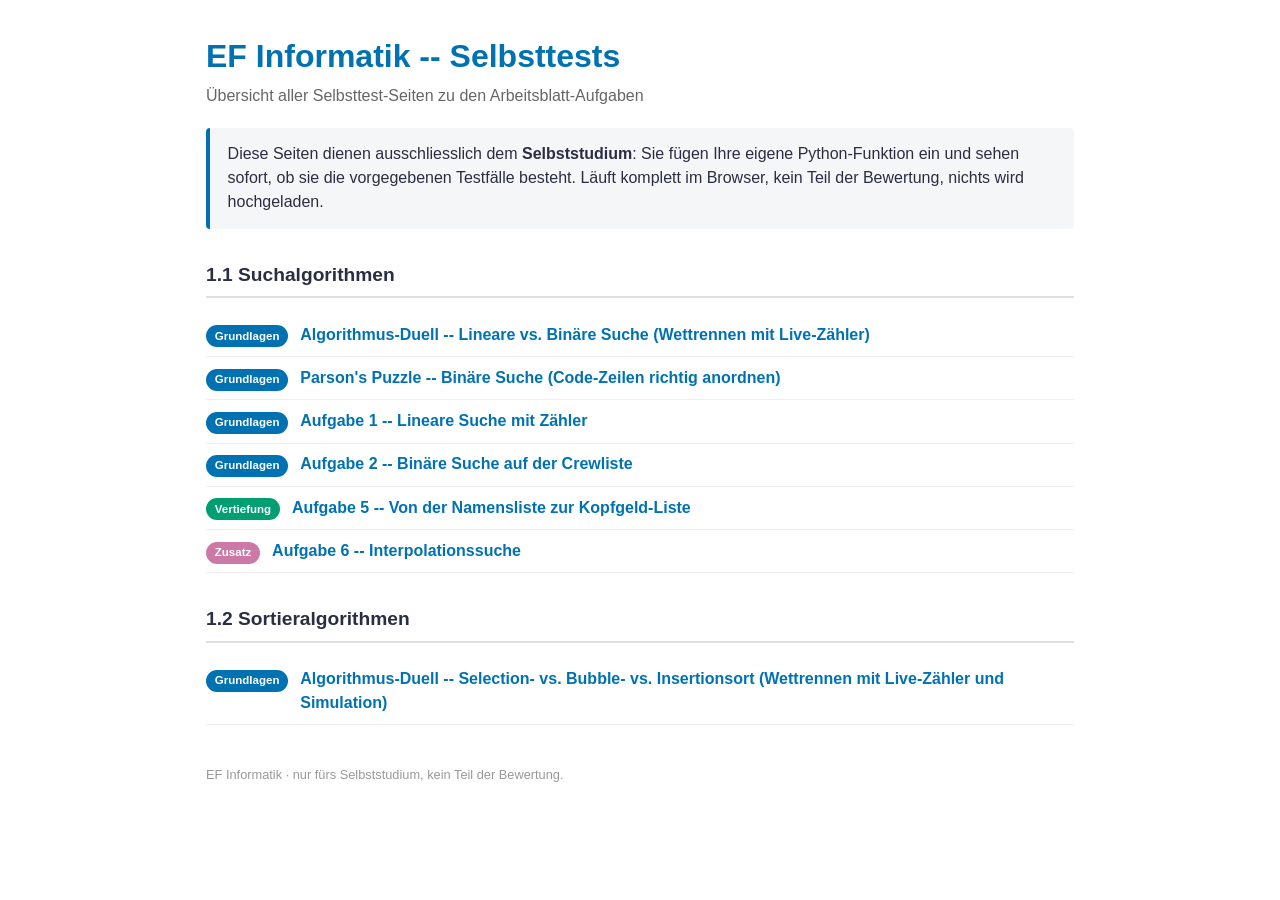
<file: index.html>
<!DOCTYPE html>
<html lang="de">
<head>
<meta charset="UTF-8">
<meta name="viewport" content="width=device-width, initial-scale=1">
<title>EF Informatik -- Selbsttests</title>
<link rel="stylesheet" href="selbsttest-style.css">
</head>
<body>

<h1>EF Informatik -- Selbsttests</h1>
<p class="subtitle">Übersicht aller Selbsttest-Seiten zu den Arbeitsblatt-Aufgaben</p>

<div class="instructions">
Diese Seiten dienen ausschliesslich dem <strong>Selbststudium</strong>: Sie fügen Ihre
eigene Python-Funktion ein und sehen sofort, ob sie die vorgegebenen Testfälle besteht.
Läuft komplett im Browser, kein Teil der Bewertung, nichts wird hochgeladen.
</div>

<div class="kapitel-block">
<h2>1.1 Suchalgorithmen</h2>
<ul class="aufgaben-liste">
<li>
<span class="tag tag-grundlagen">Grundlagen</span>
<a href="Algorithmik/1_1_Suchalgorithmen/1_1_suchalgorithmen_duell_linear_vs_binaer.html">Algorithmus-Duell -- Lineare vs. Binäre Suche (Wettrennen mit Live-Zähler)</a>
</li>
<li>
<span class="tag tag-grundlagen">Grundlagen</span>
<a href="Algorithmik/1_1_Suchalgorithmen/1_1_suchalgorithmen_parsons_binaeresuche.html">Parson's Puzzle -- Binäre Suche (Code-Zeilen richtig anordnen)</a>
</li>
<li>
<span class="tag tag-grundlagen">Grundlagen</span>
<a href="Algorithmik/1_1_Suchalgorithmen/1_1_suchalgorithmen_aufgabe1_selbsttest.html">Aufgabe 1 -- Lineare Suche mit Zähler</a>
</li>
<li>
<span class="tag tag-grundlagen">Grundlagen</span>
<a href="Algorithmik/1_1_Suchalgorithmen/1_1_suchalgorithmen_aufgabe2_selbsttest.html">Aufgabe 2 -- Binäre Suche auf der Crewliste</a>
</li>
<li>
<span class="tag tag-vertiefung">Vertiefung</span>
<a href="Algorithmik/1_1_Suchalgorithmen/1_1_suchalgorithmen_aufgabe5_selbsttest.html">Aufgabe 5 -- Von der Namensliste zur Kopfgeld-Liste</a>
</li>
<li>
<span class="tag tag-zusatz">Zusatz</span>
<a href="Algorithmik/1_1_Suchalgorithmen/1_1_suchalgorithmen_aufgabe6_selbsttest.html">Aufgabe 6 -- Interpolationssuche</a>
</li>
</ul>
</div>

<div class="kapitel-block">
<h2>1.2 Sortieralgorithmen</h2>
<ul class="aufgaben-liste">
<li>
<span class="tag tag-grundlagen">Grundlagen</span>
<a href="Algorithmik/1_2_Sortieralgorithmen/1_2_sortieralgorithmen_duell_selection_bubble_insertion.html">Algorithmus-Duell -- Selection- vs. Bubble- vs. Insertionsort (Wettrennen mit Live-Zähler und Simulation)</a>
</li>
</ul>
</div>

<!--
Neues Kapitel hinzufuegen: einfach einen weiteren <div class="kapitel-block">
mit eigener Ueberschrift und <ul class="aufgaben-liste"> nach demselben Muster
wie oben ergaenzen. Tag-Klassen: tag-grundlagen / tag-vertiefung / tag-zusatz,
passend zur Schwierigkeits-Einstufung auf dem jeweiligen Arbeitsblatt.
-->

<footer>EF Informatik &middot; nur fürs Selbststudium, kein Teil der Bewertung.</footer>

</body>
</html>
</file>
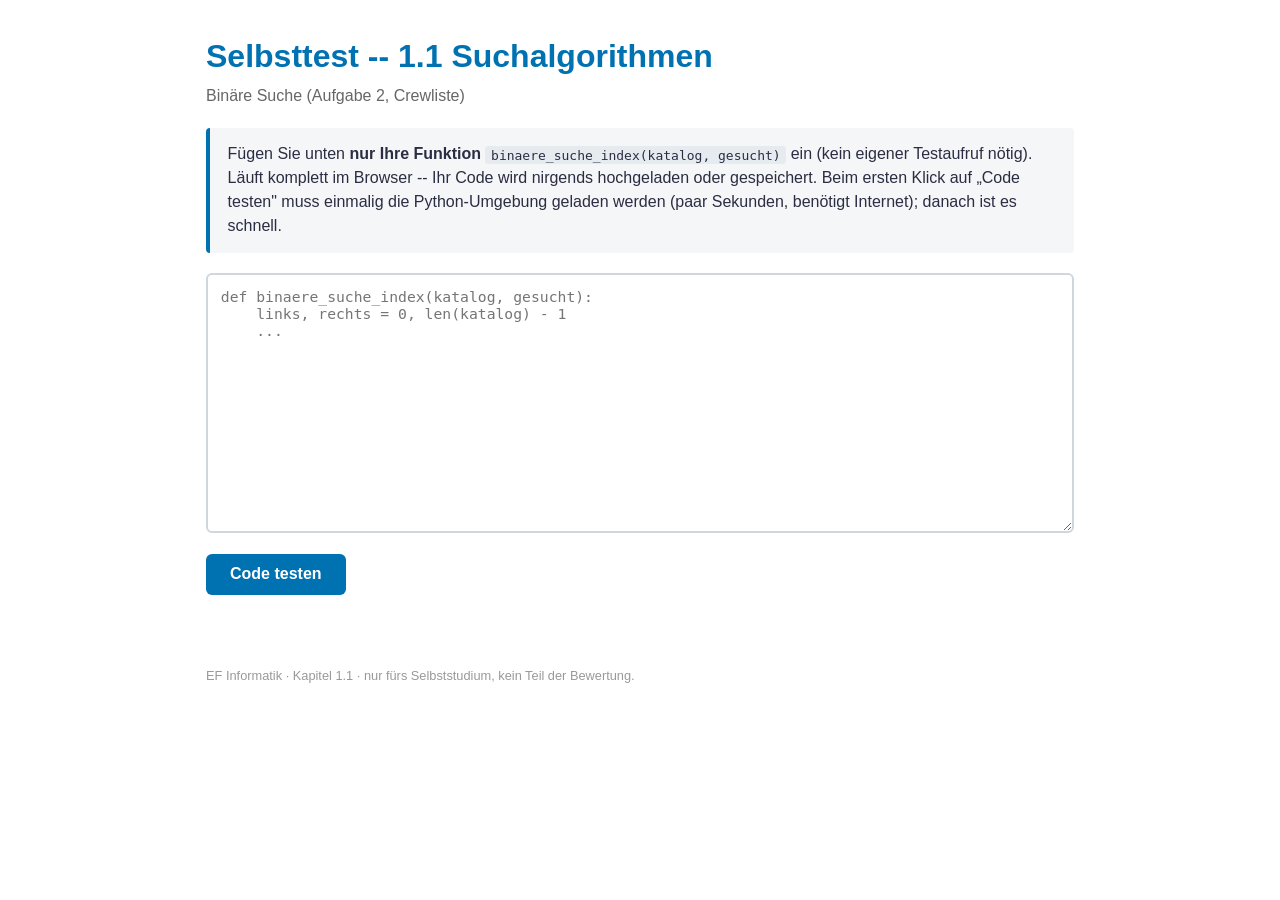
<file: Algorithmik/1_1 Suchalgorithmen/1_1_suchalgorithmen_selbsttest.html>
<!DOCTYPE html>
<html lang="de">
<head>
<meta charset="UTF-8">
<meta name="viewport" content="width=device-width, initial-scale=1">
<title>Selbsttest -- 1.1 Binäre Suche</title>
<script src="./pyodide/pyodide.js"></script>
<style>
  :root {
    --blue: #0072B2;
    --green: #009E73;
    --vermillion: #D55E00;
    --orange: #E69F00;
    --graphit: #2B2D42;
  }
  * { box-sizing: border-box; }
  body {
    font-family: -apple-system, "Segoe UI", Roboto, sans-serif;
    max-width: 900px;
    margin: 2rem auto;
    padding: 0 1rem 3rem;
    color: var(--graphit);
    line-height: 1.5;
  }
  h1 { color: var(--blue); margin-bottom: 0.25rem; }
  .subtitle { color: #666; margin-top: 0; }
  .instructions {
    background: #f4f6f8;
    border-left: 4px solid var(--blue);
    padding: 0.9rem 1.1rem;
    border-radius: 4px;
    margin: 1.25rem 0;
  }
  .instructions code { background: #e6ebf0; padding: 0.1rem 0.35rem; border-radius: 3px; }
  textarea {
    width: 100%;
    height: 260px;
    font-family: "SFMono-Regular", Consolas, "Fira Code", monospace;
    font-size: 0.92rem;
    padding: 0.8rem;
    border: 2px solid #cfd6dd;
    border-radius: 6px;
    resize: vertical;
  }
  textarea:focus { outline: none; border-color: var(--blue); }
  button {
    background: var(--blue);
    color: white;
    border: none;
    padding: 0.7rem 1.5rem;
    font-size: 1rem;
    font-weight: 600;
    border-radius: 6px;
    cursor: pointer;
    margin-top: 0.9rem;
  }
  button:hover:not(:disabled) { background: #005a8c; }
  button:disabled { background: #a3aeb8; cursor: wait; }
  #status { margin-top: 0.75rem; font-style: italic; color: #666; min-height: 1.2rem; }
  table { width: 100%; border-collapse: collapse; margin-top: 1.25rem; font-size: 0.95rem; }
  th, td { text-align: left; padding: 0.55rem 0.75rem; border-bottom: 1px solid #e0e0e0; }
  th { color: var(--graphit); border-bottom: 2px solid var(--graphit); }
  td.status-pass { color: var(--green); font-weight: 700; }
  td.status-fail { color: var(--vermillion); font-weight: 700; }
  #summary {
    margin-top: 1.1rem;
    font-size: 1.15rem;
    font-weight: 700;
  }
  #summary.all-pass { color: var(--green); }
  #summary.some-fail { color: var(--vermillion); }
  pre.error-box {
    background: #fdf0ea;
    border-left: 4px solid var(--vermillion);
    padding: 0.8rem;
    border-radius: 4px;
    overflow-x: auto;
    white-space: pre-wrap;
    word-break: break-word;
    font-size: 0.85rem;
  }
  footer { margin-top: 2.5rem; font-size: 0.8rem; color: #999; }
</style>
</head>
<body>

<h1>Selbsttest -- 1.1 Suchalgorithmen</h1>
<p class="subtitle">Binäre Suche (Aufgabe 2, Crewliste)</p>

<div class="instructions">
  Fügen Sie unten <strong>nur Ihre Funktion</strong>
  <code>binaere_suche_index(katalog, gesucht)</code> ein (kein eigener Testaufruf
  nötig). Läuft komplett im Browser -- Ihr Code wird nirgends hochgeladen oder
  gespeichert. Beim ersten Klick auf „Code testen" muss einmalig die Python-Umgebung
  geladen werden (paar Sekunden, benötigt Internet); danach ist es schnell.

</div>

<textarea id="code" spellcheck="false" placeholder="def binaere_suche_index(katalog, gesucht):
    links, rechts = 0, len(katalog) - 1
    ..."></textarea>
<br>
<button id="runBtn" onclick="runTests()">Code testen</button>
<div id="status"></div>
<div id="results"></div>

<footer>EF Informatik &middot; Kapitel 1.1 &middot; nur fürs Selbststudium, kein Teil der Bewertung.</footer>

<script>
const FUNKTIONSNAME = "binaere_suche_index";

const crewlisteSortiert = ["Brook", "Chopper", "Franky", "Jinbe", "Luffy",
                            "Nami", "Robin", "Sanji", "Usopp", "Zoro"];

const testCases = [
  { label: "Normalfall (Mitte)",        katalog: crewlisteSortiert, gesucht: "Sanji",       expected: 7 },
  { label: "Randfall: erstes Element",  katalog: crewlisteSortiert, gesucht: "Brook",       expected: 0 },
  { label: "Randfall: letztes Element", katalog: crewlisteSortiert, gesucht: "Zoro",        expected: 9 },
  { label: "Nicht vorhanden",           katalog: crewlisteSortiert, gesucht: "Wunderlampe", expected: -1 },
  { label: "Leere Liste",               katalog: [],                gesucht: "Luffy",       expected: -1 },
  { label: "Einelementige Liste (Treffer)", katalog: ["Luffy"],     gesucht: "Luffy",       expected: 0 },
];

let pyodideInstance = null;
let pyodideLoading = null;

async function getPyodide() {
  if (pyodideInstance) return pyodideInstance;
  if (!pyodideLoading) {
    pyodideLoading = loadPyodide({ indexURL: "./pyodide/" });
  }
  pyodideInstance = await pyodideLoading;
  return pyodideInstance;
}

function escapeHtml(s) {
  return String(s).replace(/[&<>"']/g, c => ({
    '&': '&amp;', '<': '&lt;', '>': '&gt;', '"': '&quot;', "'": '&#39;'
  }[c]));
}

async function runTests() {
  const btn = document.getElementById('runBtn');
  const statusEl = document.getElementById('status');
  const resultsEl = document.getElementById('results');

  btn.disabled = true;
  resultsEl.innerHTML = "";
  statusEl.textContent = pyodideInstance ? "Teste..." : "Python-Umgebung wird geladen (einmalig, benötigt Internet)...";

  let pyodide;
  try {
    pyodide = await getPyodide();
  } catch (e) {
    statusEl.textContent = "";
    const isFileProtocol = location.protocol === "file:";
    const hint = isFileProtocol
      ? `<p>Diese Seite wurde direkt als Datei geöffnet (Adresse beginnt mit <code>file://</code>).
         Aus Sicherheitsgründen blockieren Browser das Nachladen der Python-Umgebung in diesem Fall.
         Bitte die vom Lehrer bereitgestellte <strong>Weblink-Version</strong> verwenden statt die Datei lokal zu öffnen.</p>`
      : `<p><strong>Python-Umgebung konnte nicht geladen werden.</strong> Internetverbindung prüfen und nochmals versuchen.</p>`;
    resultsEl.innerHTML = `${hint}<pre class="error-box">${escapeHtml(e.message || e)}</pre>`;
    btn.disabled = false;
    return;
  }

  statusEl.textContent = "Teste...";
  const code = document.getElementById('code').value;

  // Frischer Namensraum pro Durchlauf: verhindert, dass Funktionen/Variablen
  // aus einem vorherigen Testlauf (z. B. ein zuvor definierter, inzwischen
  // umbenannter oder entfernter Funktionsname) fälschlich weiterleben.
  const namespace = pyodide.globals.get("dict")();
  try {
    pyodide.runPython(code, { globals: namespace });
  } catch (e) {
    statusEl.textContent = "";
    resultsEl.innerHTML = `<p><strong>Fehler beim Ausführen Ihres Codes:</strong></p>
      <pre class="error-box">${escapeHtml(e.message)}</pre>`;
    btn.disabled = false;
    namespace.destroy();
    return;
  }

  const fn = namespace.get(FUNKTIONSNAME);
  if (!fn || typeof fn.call !== 'function') {
    statusEl.textContent = "";
    resultsEl.innerHTML = `<p><strong>Keine Funktion namens <code>${FUNKTIONSNAME}</code> gefunden.</strong>
      Prüfen Sie den Funktionsnamen.</p>`;
    btn.disabled = false;
    namespace.destroy();
    return;
  }

  let passed = 0;
  let rows = "";

  for (const tc of testCases) {
    let actualDisplay, ok, isError = false;
    try {
      const result = fn(pyodide.toPy(tc.katalog), tc.gesucht);
      const actual = (result && typeof result.toJs === 'function') ? result.toJs() : result;
      ok = actual === tc.expected;
      actualDisplay = String(actual);
    } catch (e) {
      ok = false;
      isError = true;
      actualDisplay = "Fehler: " + (e.message || e).toString().split("\n").pop();
    }
    if (ok) passed++;
    rows += `<tr>
      <td>${escapeHtml(tc.label)}</td>
      <td>${escapeHtml(tc.gesucht)}</td>
      <td>${escapeHtml(tc.expected)}</td>
      <td>${escapeHtml(actualDisplay)}</td>
      <td class="${ok ? 'status-pass' : 'status-fail'}">${ok ? 'bestanden' : 'fehlgeschlagen'}</td>
    </tr>`;
  }

  const allPass = passed === testCases.length;
  resultsEl.innerHTML = `
    <table>
      <thead>
        <tr><th>Testfall</th><th>Gesucht</th><th>Erwartet</th><th>Erhalten</th><th>Status</th></tr>
      </thead>
      <tbody>${rows}</tbody>
    </table>
    <div id="summary" class="${allPass ? 'all-pass' : 'some-fail'}">${passed} / ${testCases.length} Testfälle bestanden</div>
  `;
  statusEl.textContent = "";
  btn.disabled = false;
  namespace.destroy();
}
</script>

</body>
</html>
</file>
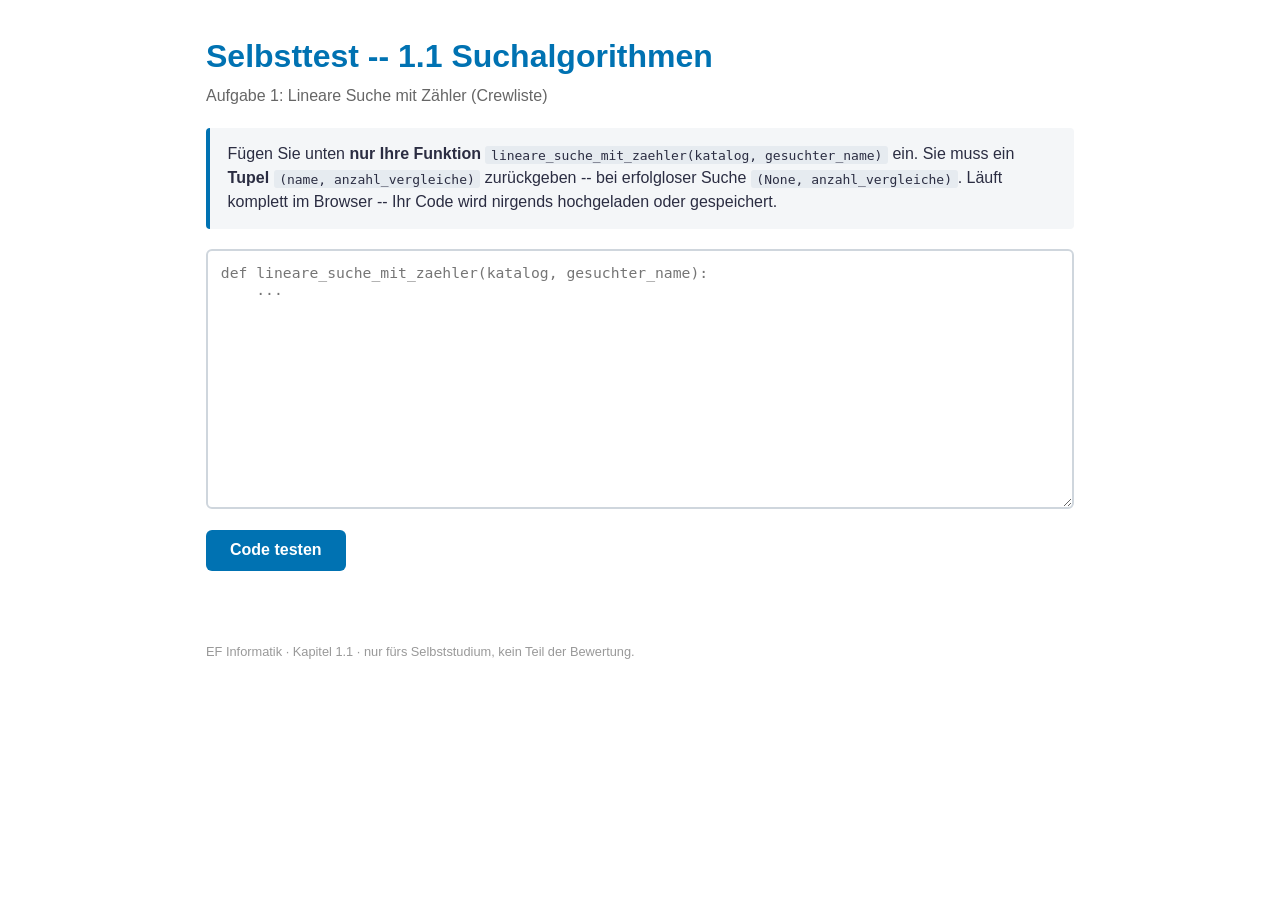
<file: Algorithmik/1_1_Suchalgorithmen/1_1_suchalgorithmen_aufgabe1_selbsttest.html>
<!DOCTYPE html>
<html lang="de">
<head>
<meta charset="UTF-8">
<meta name="viewport" content="width=device-width, initial-scale=1">
<title>Selbsttest -- 1.1 Aufgabe 1: Lineare Suche mit Zähler</title>
<link rel="stylesheet" href="../../selbsttest-style.css">
<script src="../../pyodide/pyodide.js"></script>
</head>
<body>

<h1>Selbsttest -- 1.1 Suchalgorithmen</h1>
<p class="subtitle">Aufgabe 1: Lineare Suche mit Zähler (Crewliste)</p>

<div class="instructions">
  Fügen Sie unten <strong>nur Ihre Funktion</strong>
  <code>lineare_suche_mit_zaehler(katalog, gesuchter_name)</code> ein. Sie muss ein
  <strong>Tupel</strong> <code>(name, anzahl_vergleiche)</code> zurückgeben -- bei
  erfolgloser Suche <code>(None, anzahl_vergleiche)</code>. Läuft komplett im
  Browser -- Ihr Code wird nirgends hochgeladen oder gespeichert.
</div>

<textarea id="code" spellcheck="false" placeholder="def lineare_suche_mit_zaehler(katalog, gesuchter_name):
    ..."></textarea>
<br>
<button id="runBtn">Code testen</button>
<div id="status"></div>
<div id="results"></div>

<footer>EF Informatik &middot; Kapitel 1.1 &middot; nur fürs Selbststudium, kein Teil der Bewertung.</footer>

<script src="../../selbsttest-engine.js"></script>
<script>
const crewliste = ["Luffy", "Zoro", "Nami", "Usopp", "Sanji",
                    "Chopper", "Robin", "Franky", "Brook", "Jinbe"];

SelbsttestEngine.init({
  funktionsname: "lineare_suche_mit_zaehler",
  pyodideIndexURL: "../../pyodide/",
  testCases: [
    { label: "Erstes Element (1 Vergleich)",      args: [crewliste, "Luffy"],       expected: ["Luffy", 1] },
    { label: "Mitte (5 Vergleiche)",               args: [crewliste, "Sanji"],       expected: ["Sanji", 5] },
    { label: "Letztes Element (10 Vergleiche)",    args: [crewliste, "Jinbe"],       expected: ["Jinbe", 10] },
    { label: "Nicht vorhanden (10 Vergleiche)",    args: [crewliste, "Wunderlampe"], expected: [null, 10] },
  ],
});
</script>

</body>
</html>
</file>
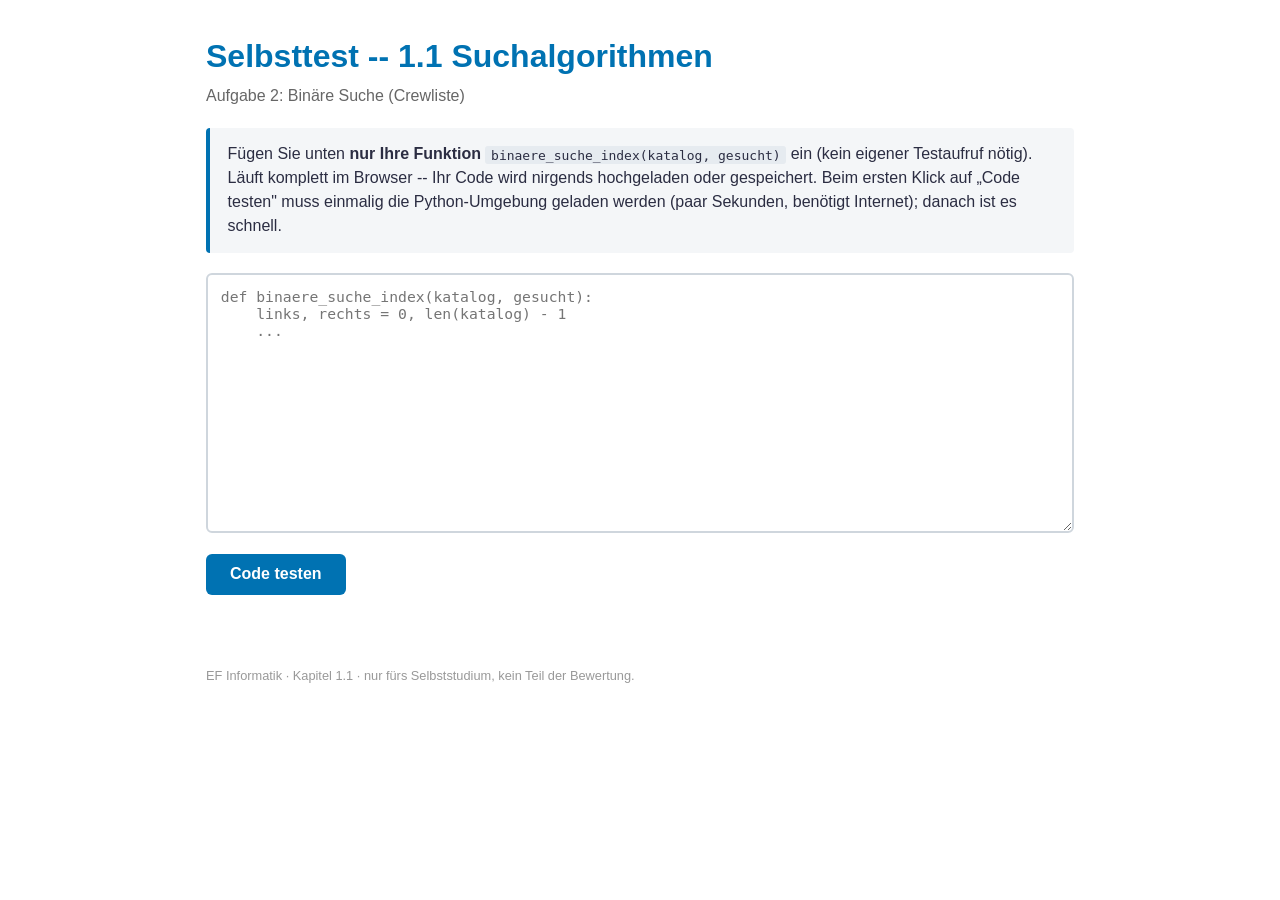
<file: Algorithmik/1_1_Suchalgorithmen/1_1_suchalgorithmen_aufgabe2_selbsttest.html>
<!DOCTYPE html>
<html lang="de">
<head>
<meta charset="UTF-8">
<meta name="viewport" content="width=device-width, initial-scale=1">
<title>Selbsttest -- 1.1 Aufgabe 2: Binäre Suche</title>
<link rel="stylesheet" href="../../selbsttest-style.css">
<script src="../../pyodide/pyodide.js"></script>
</head>
<body>

<h1>Selbsttest -- 1.1 Suchalgorithmen</h1>
<p class="subtitle">Aufgabe 2: Binäre Suche (Crewliste)</p>

<div class="instructions">
  Fügen Sie unten <strong>nur Ihre Funktion</strong>
  <code>binaere_suche_index(katalog, gesucht)</code> ein (kein eigener Testaufruf
  nötig). Läuft komplett im Browser -- Ihr Code wird nirgends hochgeladen oder
  gespeichert. Beim ersten Klick auf „Code testen" muss einmalig die Python-Umgebung
  geladen werden (paar Sekunden, benötigt Internet); danach ist es schnell.
</div>

<textarea id="code" spellcheck="false" placeholder="def binaere_suche_index(katalog, gesucht):
    links, rechts = 0, len(katalog) - 1
    ..."></textarea>
<br>
<button id="runBtn">Code testen</button>
<div id="status"></div>
<div id="results"></div>

<footer>EF Informatik &middot; Kapitel 1.1 &middot; nur fürs Selbststudium, kein Teil der Bewertung.</footer>

<script src="../../selbsttest-engine.js"></script>
<script>
const crewlisteSortiert = ["Brook", "Chopper", "Franky", "Jinbe", "Luffy",
                            "Nami", "Robin", "Sanji", "Usopp", "Zoro"];

SelbsttestEngine.init({
  funktionsname: "binaere_suche_index",
  pyodideIndexURL: "../../pyodide/",
  testCases: [
    { label: "Normalfall (Mitte)",            args: [crewlisteSortiert, "Sanji"],       expected: 7 },
    { label: "Randfall: erstes Element",      args: [crewlisteSortiert, "Brook"],       expected: 0 },
    { label: "Randfall: letztes Element",     args: [crewlisteSortiert, "Zoro"],        expected: 9 },
    { label: "Nicht vorhanden",               args: [crewlisteSortiert, "Wunderlampe"], expected: -1 },
    { label: "Leere Liste",                   args: [[], "Luffy"],                       expected: -1 },
    { label: "Einelementige Liste (Treffer)", args: [["Luffy"], "Luffy"],                expected: 0 },
  ],
});
</script>

</body>
</html>
</file>
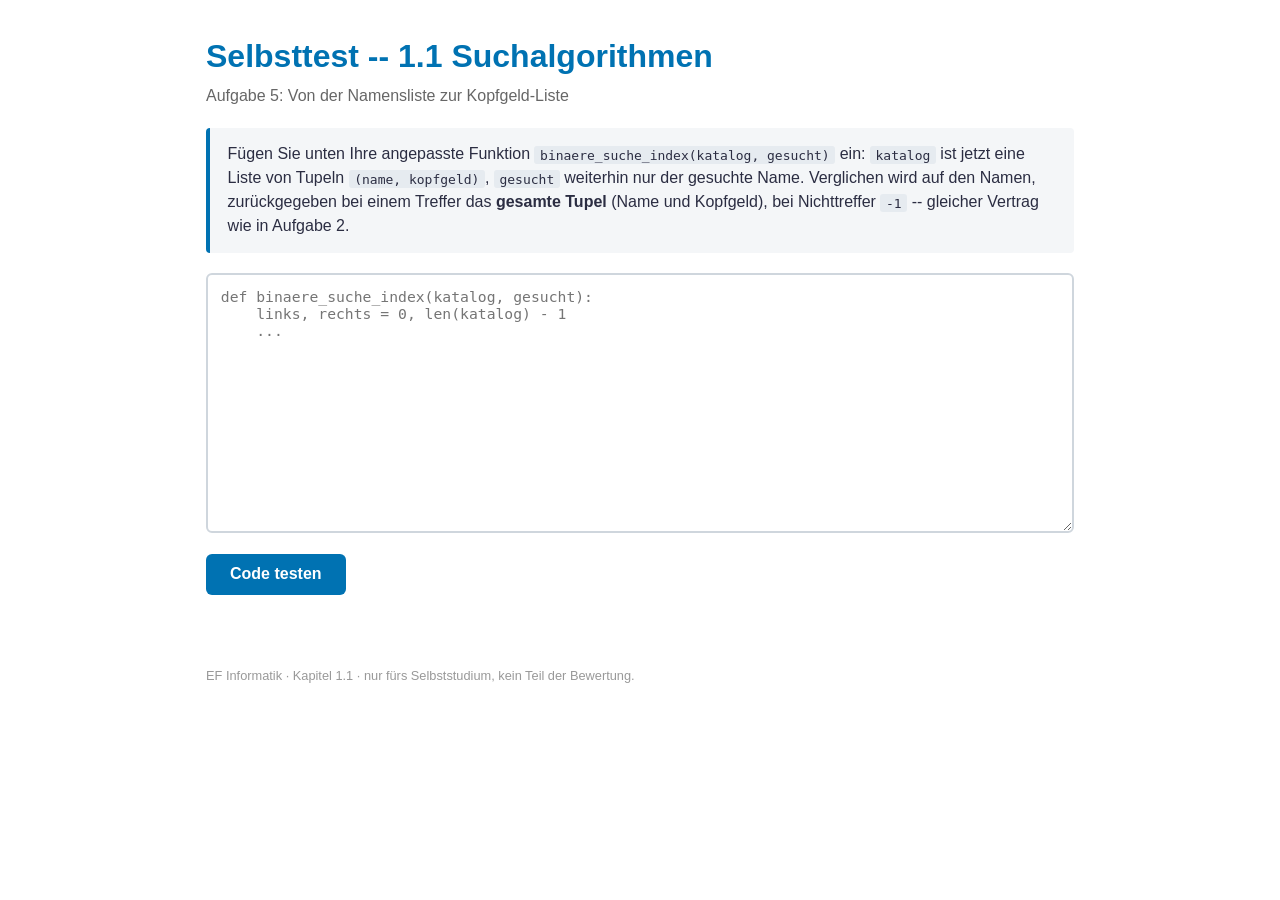
<file: Algorithmik/1_1_Suchalgorithmen/1_1_suchalgorithmen_aufgabe5_selbsttest.html>
<!DOCTYPE html>
<html lang="de">
<head>
<meta charset="UTF-8">
<meta name="viewport" content="width=device-width, initial-scale=1">
<title>Selbsttest -- 1.1 Aufgabe 5: Kopfgeld-Liste</title>
<link rel="stylesheet" href="../../selbsttest-style.css">
<script src="../../pyodide/pyodide.js"></script>
</head>
<body>

<h1>Selbsttest -- 1.1 Suchalgorithmen</h1>
<p class="subtitle">Aufgabe 5: Von der Namensliste zur Kopfgeld-Liste</p>

<div class="instructions">
  Fügen Sie unten Ihre angepasste Funktion <code>binaere_suche_index(katalog, gesucht)</code>
  ein: <code>katalog</code> ist jetzt eine Liste von Tupeln <code>(name, kopfgeld)</code>,
  <code>gesucht</code> weiterhin nur der gesuchte Name. Verglichen wird auf den Namen,
  zurückgegeben bei einem Treffer das <strong>gesamte Tupel</strong> (Name und Kopfgeld),
  bei Nichttreffer <code>-1</code> -- gleicher Vertrag wie in Aufgabe 2.
</div>

<textarea id="code" spellcheck="false" placeholder="def binaere_suche_index(katalog, gesucht):
    links, rechts = 0, len(katalog) - 1
    ..."></textarea>
<br>
<button id="runBtn">Code testen</button>
<div id="status"></div>
<div id="results"></div>

<footer>EF Informatik &middot; Kapitel 1.1 &middot; nur fürs Selbststudium, kein Teil der Bewertung.</footer>

<script src="../../selbsttest-engine.js"></script>
<script>
const kopfgeldlisteTupel = [
  ["Brook", 383000000], ["Chopper", 1000], ["Franky", 394000000],
  ["Jinbe", 1100000000], ["Luffy", 3000000000], ["Nami", 366000000],
  ["Robin", 930000000], ["Sanji", 1032000000], ["Usopp", 500000000],
  ["Zoro", 1111000000],
];

SelbsttestEngine.init({
  funktionsname: "binaere_suche_index",
  pyodideIndexURL: "../../pyodide/",
  testCases: [
    { label: "Normalfall (Mitte)",            args: [kopfgeldlisteTupel, "Luffy"],       expected: ["Luffy", 3000000000] },
    { label: "Randfall: erstes Element",      args: [kopfgeldlisteTupel, "Brook"],       expected: ["Brook", 383000000] },
    { label: "Randfall: letztes Element",     args: [kopfgeldlisteTupel, "Zoro"],        expected: ["Zoro", 1111000000] },
    { label: "Kleines Kopfgeld (Randwert)",   args: [kopfgeldlisteTupel, "Chopper"],     expected: ["Chopper", 1000] },
    { label: "Nicht vorhanden",               args: [kopfgeldlisteTupel, "Wunderlampe"], expected: -1 },
  ],
});
</script>

</body>
</html>
</file>
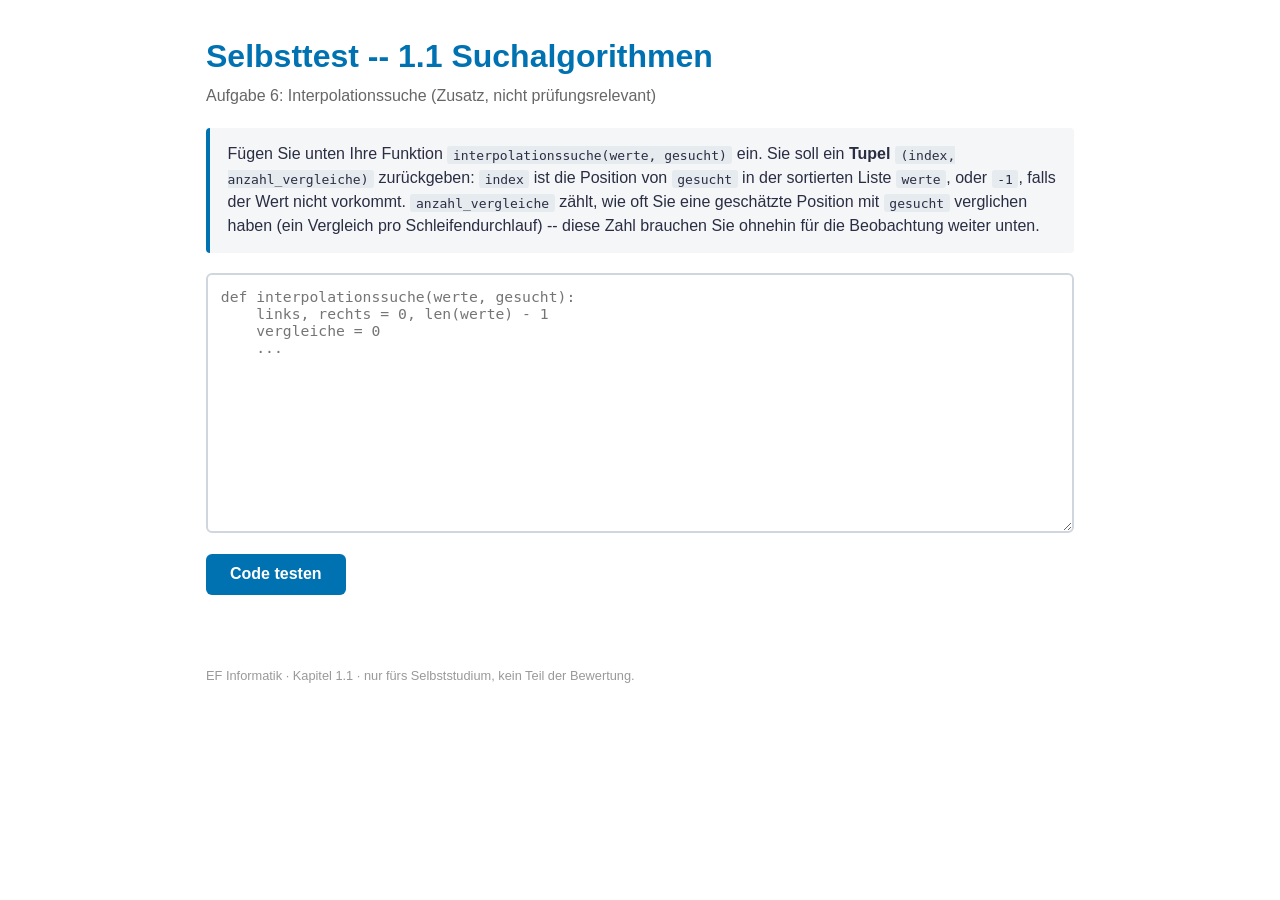
<file: Algorithmik/1_1_Suchalgorithmen/1_1_suchalgorithmen_aufgabe6_selbsttest.html>
<!DOCTYPE html>
<html lang="de">
<head>
<meta charset="UTF-8">
<meta name="viewport" content="width=device-width, initial-scale=1">
<title>Selbsttest -- 1.1 Aufgabe 6: Interpolationssuche</title>
<link rel="stylesheet" href="../../selbsttest-style.css">
<script src="../../pyodide/pyodide.js"></script>
</head>
<body>

<h1>Selbsttest -- 1.1 Suchalgorithmen</h1>
<p class="subtitle">Aufgabe 6: Interpolationssuche (Zusatz, nicht prüfungsrelevant)</p>

<div class="instructions">
  Fügen Sie unten Ihre Funktion <code>interpolationssuche(werte, gesucht)</code> ein.
  Sie soll ein <strong>Tupel</strong> <code>(index, anzahl_vergleiche)</code> zurückgeben:
  <code>index</code> ist die Position von <code>gesucht</code> in der sortierten Liste
  <code>werte</code>, oder <code>-1</code>, falls der Wert nicht vorkommt.
  <code>anzahl_vergleiche</code> zählt, wie oft Sie eine geschätzte Position mit
  <code>gesucht</code> verglichen haben (ein Vergleich pro Schleifendurchlauf) --
  diese Zahl brauchen Sie ohnehin für die Beobachtung weiter unten.
</div>

<textarea id="code" spellcheck="false" placeholder="def interpolationssuche(werte, gesucht):
    links, rechts = 0, len(werte) - 1
    vergleiche = 0
    ..."></textarea>
<br>
<button id="runBtn">Code testen</button>
<div id="status"></div>
<div id="results"></div>

<footer>EF Informatik &middot; Kapitel 1.1 &middot; nur fürs Selbststudium, kein Teil der Bewertung.</footer>

<script src="../../selbsttest-engine.js"></script>
<script>
const gleichmaessig = [0, 10, 20, 30, 40, 50, 60, 70, 80, 90];
const ungleichmaessig = [1, 2, 3, 4, 5, 1000]; // Beispiel aus dem Food-for-Thought im Skript

SelbsttestEngine.init({
  funktionsname: "interpolationssuche",
  pyodideIndexURL: "../../pyodide/",
  testCases: [
    { label: "Gleichverteilt: Normalfall",       args: [gleichmaessig, 70],          expected: [7, 1] },
    { label: "Gleichverteilt: erstes Element",   args: [gleichmaessig, 0],           expected: [0, 1] },
    { label: "Gleichverteilt: letztes Element",  args: [gleichmaessig, 90],          expected: [9, 1] },
    { label: "Gleichverteilt: nicht vorhanden",  args: [gleichmaessig, 55],          expected: [-1, 1] },
    { label: "Ungleichverteilt: Extremwert",     args: [ungleichmaessig, 1000],      expected: [5, 1] },
    { label: "Ungleichverteilt: Normalfall",     args: [ungleichmaessig, 3],         expected: [2, 3] },
    { label: "Einelementige Liste (Treffer)",    args: [[42], 42],                    expected: [0, 1] },
    { label: "Einelementige Liste (kein Treffer, Division-durch-0-Falle)", args: [[42], 7], expected: [-1, 0] },
    { label: "Leere Liste",                      args: [[], 5],                       expected: [-1, 0] },
  ],
});
</script>

</body>
</html>
</file>
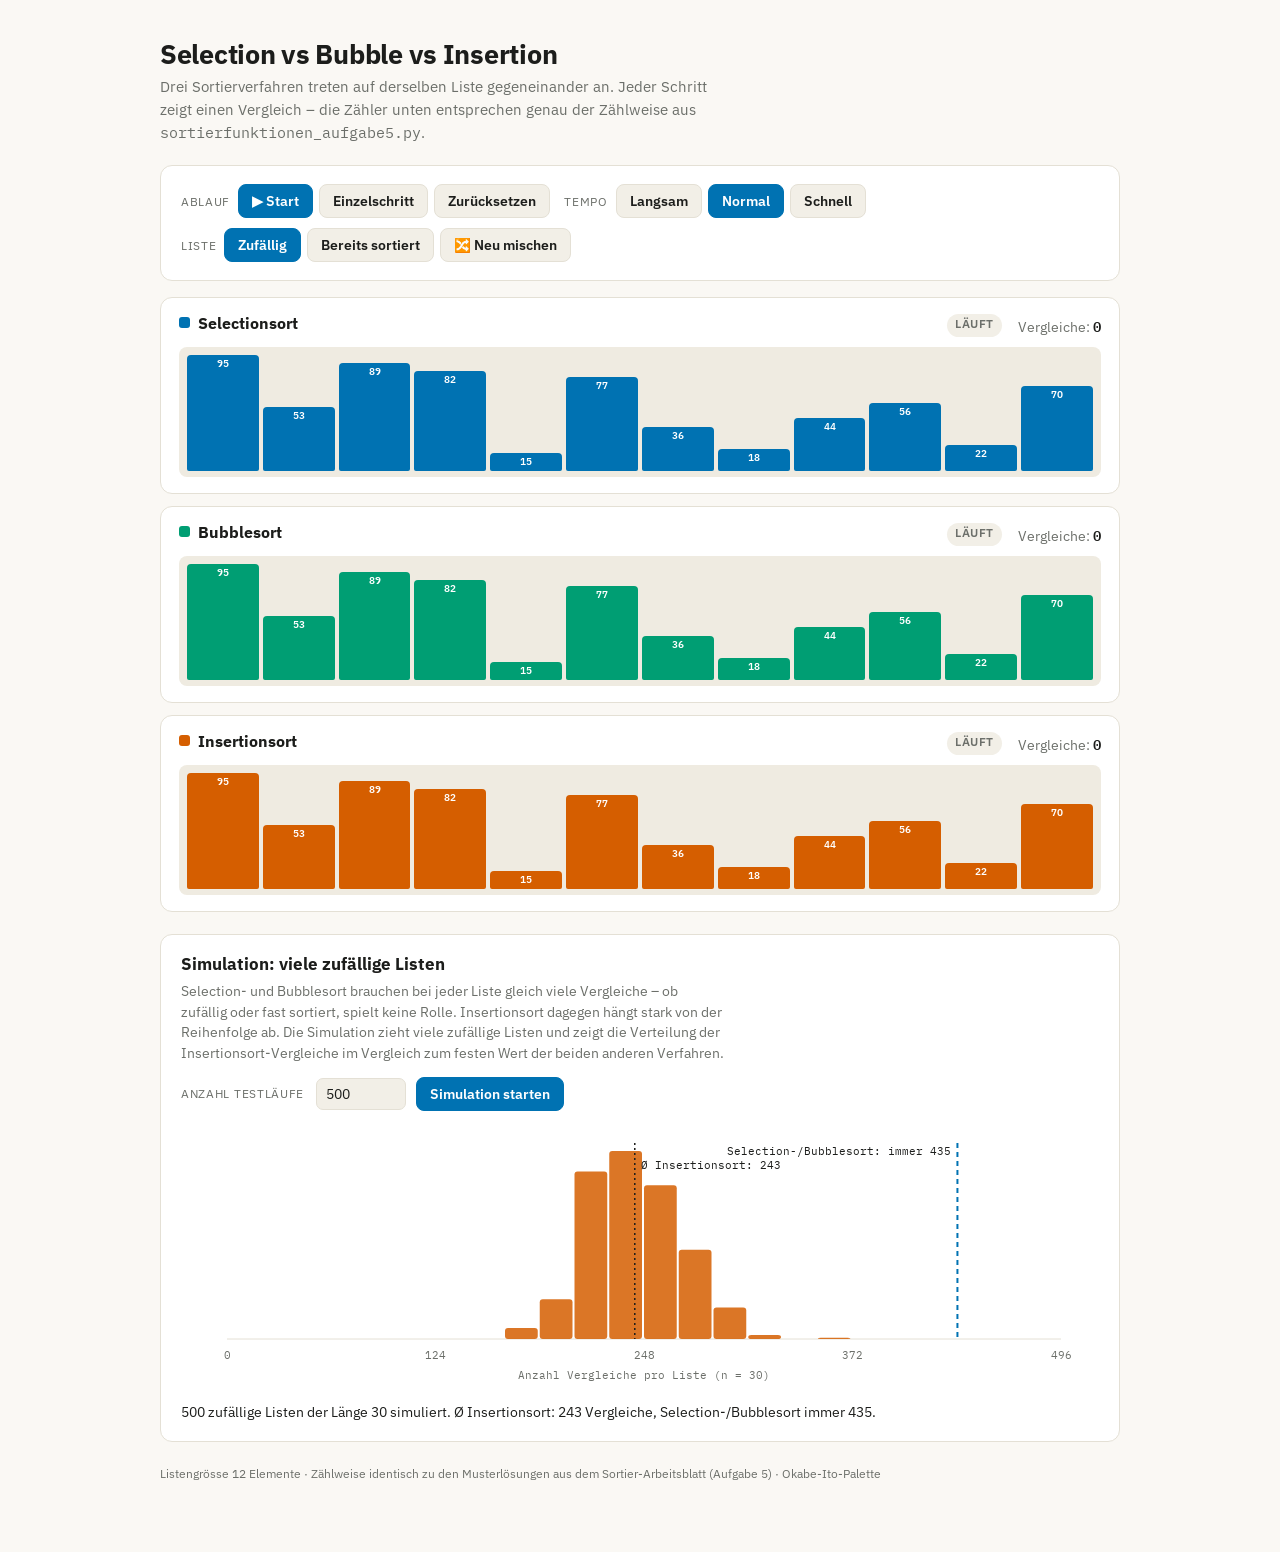
<file: Algorithmik/1_2_Sortieralgorithmen/1_2_sortieralgorithmen_duell_selection_bubble_insertion.html>
<!DOCTYPE html>
<html lang="de">
<head>
<meta charset="UTF-8">
<meta name="viewport" content="width=device-width, initial-scale=1.0">
<title>Selection vs Bubble vs Insertion</title>
<link rel="preconnect" href="https://fonts.googleapis.com">
<link href="https://fonts.googleapis.com/css2?family=IBM+Plex+Mono:wght@400;500;600&family=IBM+Plex+Sans:wght@400;500;600;700&display=swap" rel="stylesheet">
<style>
  :root {
    --bg: #FAF8F4;
    --surface: #FFFFFF;
    --surface-2: #F2EFE7;
    --border: #E4E0D5;
    --text: #1C1D1B;
    --text-muted: #6C6F6A;
    --accent: #0072B2;
    --accent-ink: #FFFFFF;
    --track-bg: #EFEBE1;
    --chart-selection: #0072B2;
    --chart-bubble: #009E73;
    --chart-insertion: #D55E00;
    --danger-bg: rgba(213, 94, 0, 0.10);
    --focus-ring: #0072B2;
  }
  @media (prefers-color-scheme: dark) {
    :root:not([data-theme="light"]) {
      --bg: #14171A;
      --surface: #1B1F22;
      --surface-2: #21262A;
      --border: #2C3236;
      --text: #ECEEEC;
      --text-muted: #9BA1A0;
      --accent: #5CB1E0;
      --accent-ink: #0B1013;
      --track-bg: #262B2F;
      --danger-bg: rgba(213, 94, 0, 0.16);
      --focus-ring: #5CB1E0;
    }
  }
  :root[data-theme="dark"] {
    --bg: #14171A;
    --surface: #1B1F22;
    --surface-2: #21262A;
    --border: #2C3236;
    --text: #ECEEEC;
    --text-muted: #9BA1A0;
    --accent: #5CB1E0;
    --accent-ink: #0B1013;
    --track-bg: #262B2F;
    --danger-bg: rgba(213, 94, 0, 0.16);
    --focus-ring: #5CB1E0;
  }

  * { box-sizing: border-box; }
  body {
    background: var(--bg);
    color: var(--text);
    font-family: "IBM Plex Sans", -apple-system, "Segoe UI", sans-serif;
    padding: 28px 20px 60px;
    display: flex;
    justify-content: center;
  }
  main { width: 100%; max-width: 960px; }
  .mono { font-family: "IBM Plex Mono", ui-monospace, SFMono-Regular, monospace; font-variant-numeric: tabular-nums; }

  header { margin-bottom: 22px; }
  h1 {
    font-size: 1.7rem;
    font-weight: 700;
    margin: 0 0 4px;
    text-wrap: balance;
    letter-spacing: -0.01em;
  }
  .subtitle { color: var(--text-muted); font-size: 0.95rem; max-width: 62ch; line-height: 1.5; margin: 0; }

  .panel {
    background: var(--surface);
    border: 1px solid var(--border);
    border-radius: 12px;
    padding: 18px 20px;
    margin-bottom: 16px;
  }

  .controls {
    display: flex;
    flex-wrap: wrap;
    gap: 10px 14px;
    align-items: center;
  }
  .control-group { display: flex; gap: 6px; align-items: center; }
  .control-label {
    font-size: 0.72rem;
    text-transform: uppercase;
    letter-spacing: 0.06em;
    color: var(--text-muted);
    margin-right: 2px;
  }
  button {
    font-family: inherit;
    font-size: 0.86rem;
    font-weight: 600;
    border: 1px solid var(--border);
    background: var(--surface-2);
    color: var(--text);
    border-radius: 8px;
    padding: 7px 13px;
    cursor: pointer;
    transition: background 0.12s ease, border-color 0.12s ease;
  }
  button:hover { border-color: var(--accent); }
  button:focus-visible { outline: 2px solid var(--focus-ring); outline-offset: 2px; }
  button.primary { background: var(--accent); color: var(--accent-ink); border-color: var(--accent); }
  button.active { background: var(--accent); color: var(--accent-ink); border-color: var(--accent); }
  button:disabled { opacity: 0.45; cursor: default; }

  .lane {
    border: 1px solid var(--border);
    border-radius: 12px;
    padding: 14px 18px 16px;
    margin-bottom: 12px;
    background: var(--surface);
  }
  .lane-head {
    display: flex;
    align-items: baseline;
    justify-content: space-between;
    margin-bottom: 10px;
  }
  .lane-name {
    font-weight: 700;
    font-size: 1.02rem;
    display: flex;
    align-items: center;
    gap: 8px;
  }
  .swatch { width: 11px; height: 11px; border-radius: 3px; display: inline-block; }
  .lane-stats { font-size: 0.86rem; color: var(--text-muted); display: flex; gap: 16px; }
  .lane-stats b { color: var(--text); font-weight: 600; }
  .lane-status {
    font-size: 0.74rem;
    font-weight: 600;
    text-transform: uppercase;
    letter-spacing: 0.05em;
    padding: 2px 8px;
    border-radius: 999px;
    background: var(--surface-2);
    color: var(--text-muted);
  }
  .lane-status.finished { background: var(--danger-bg); color: var(--text); }

  .track {
    display: flex;
    align-items: flex-end;
    gap: 4px;
    height: 130px;
    background: var(--track-bg);
    border-radius: 8px;
    padding: 8px 8px 6px;
  }
  .bar-col {
    flex: 1 1 0;
    display: flex;
    flex-direction: column;
    align-items: center;
    justify-content: flex-end;
    height: 100%;
    min-width: 0;
  }
  .bar {
    width: 100%;
    border-radius: 4px 4px 2px 2px;
    transition: height 0.18s ease, background 0.15s ease, opacity 0.15s ease;
    position: relative;
  }
  .bar-label {
    font-size: 0.62rem;
    color: var(--accent-ink);
    text-align: center;
    padding-top: 2px;
    font-weight: 600;
  }

  .result-banner {
    font-size: 0.92rem;
    padding: 10px 14px;
    border-radius: 9px;
    background: var(--surface-2);
    border: 1px solid var(--border);
    margin-top: 4px;
    line-height: 1.5;
  }
  .result-banner b { font-weight: 700; }
  .result-banner.hidden { display: none; }

  h2 {
    font-size: 1.05rem;
    font-weight: 700;
    margin: 0 0 6px;
  }
  .panel-note { font-size: 0.85rem; color: var(--text-muted); margin: 0 0 14px; line-height: 1.5; max-width: 68ch; }

  .sim-controls { display: flex; align-items: center; gap: 10px; flex-wrap: wrap; margin-bottom: 14px; }
  input[type="number"] {
    font-family: inherit;
    font-size: 0.88rem;
    width: 90px;
    padding: 6px 9px;
    border-radius: 7px;
    border: 1px solid var(--border);
    background: var(--surface-2);
    color: var(--text);
  }
  input[type="number"]:focus-visible { outline: 2px solid var(--focus-ring); outline-offset: 1px; }

  svg text { font-family: "IBM Plex Mono", monospace; fill: var(--text); }
  .axis-label { fill: var(--text-muted); }
  .chart-wrap { overflow-x: auto; }
  .sim-summary {
    margin-top: 12px;
    font-size: 0.88rem;
    line-height: 1.6;
    color: var(--text);
  }
  .sim-summary .hl { font-weight: 700; }

  footer {
    margin-top: 22px;
    font-size: 0.78rem;
    color: var(--text-muted);
    line-height: 1.6;
  }

  @media (max-width: 560px) {
    .track { height: 100px; }
    h1 { font-size: 1.35rem; }
  }
</style>
</head>
<body>
<main>
  <header>
    <h1>Selection vs Bubble vs Insertion</h1>
    <p class="subtitle">Drei Sortierverfahren treten auf derselben Liste gegeneinander an. Jeder Schritt zeigt einen Vergleich – die Zähler unten entsprechen genau der Zählweise aus <span class="mono">sortierfunktionen_aufgabe5.py</span>.</p>
  </header>

  <section class="panel controls" aria-label="Steuerung">
    <div class="control-group">
      <span class="control-label">Ablauf</span>
      <button id="btnPlay" class="primary">▶ Start</button>
      <button id="btnStep">Einzelschritt</button>
      <button id="btnReset">Zurücksetzen</button>
    </div>
    <div class="control-group">
      <span class="control-label">Tempo</span>
      <button id="speedSlow" data-speed="420">Langsam</button>
      <button id="speedMid" class="active" data-speed="160">Normal</button>
      <button id="speedFast" data-speed="40">Schnell</button>
    </div>
    <div class="control-group">
      <span class="control-label">Liste</span>
      <button id="modeRandom" class="active">Zufällig</button>
      <button id="modeSorted">Bereits sortiert</button>
      <button id="btnReshuffle">🔀 Neu mischen</button>
    </div>
  </section>

  <section id="lanes"></section>

  <div id="resultBanner" class="result-banner hidden" role="status"></div>

  <section class="panel" style="margin-top: 22px;">
    <h2>Simulation: viele zufällige Listen</h2>
    <p class="panel-note">Selection- und Bubblesort brauchen bei jeder Liste gleich viele Vergleiche – ob zufällig oder fast sortiert, spielt keine Rolle. Insertionsort dagegen hängt stark von der Reihenfolge ab. Die Simulation zieht viele zufällige Listen und zeigt die Verteilung der Insertionsort-Vergleiche im Vergleich zum festen Wert der beiden anderen Verfahren.</p>
    <div class="sim-controls">
      <span class="control-label">Anzahl Testläufe</span>
      <input type="number" id="simRuns" value="500" min="10" max="5000" step="10">
      <button id="btnSimulate" class="primary">Simulation starten</button>
      <span id="simRunning" class="mono" style="font-size:0.82rem; color: var(--text-muted);"></span>
    </div>
    <div class="chart-wrap">
      <svg id="simChart" width="900" height="260" viewBox="0 0 900 260" role="img" aria-label="Histogramm der Insertionsort-Vergleiche"></svg>
    </div>
    <div id="simSummary" class="sim-summary"></div>
  </section>

  <footer>
    Listengrösse <span class="mono" id="footN"></span> Elemente · Zählweise identisch zu den Musterlösungen aus dem Sortier-Arbeitsblatt (Aufgabe 5) · Okabe-Ito-Palette
  </footer>
</main>

<script>
(function () {
  "use strict";

  const N = 12;
  const LANES = [
    { key: "selection", name: "Selectionsort", color: "var(--chart-selection)", gen: selectionSortGen },
    { key: "bubble", name: "Bubblesort", color: "var(--chart-bubble)", gen: bubbleSortGen },
    { key: "insertion", name: "Insertionsort", color: "var(--chart-insertion)", gen: insertionSortGen },
  ];

  // ---------- Generators: comparison-counting mirrors sortierfunktionen_aufgabe5.py ----------
  function* selectionSortGen(arr) {
    const n = arr.length;
    for (let i = 0; i < n - 1; i++) {
      let minIdx = i;
      for (let j = i + 1; j < n; j++) {
        yield { type: "compare", a: j, b: minIdx };
        if (arr[j] < arr[minIdx]) minIdx = j;
      }
      if (minIdx !== i) {
        [arr[i], arr[minIdx]] = [arr[minIdx], arr[i]];
        yield { type: "swap", a: i, b: minIdx, values: arr.slice() };
      }
      yield { type: "markSorted", index: i };
    }
    yield { type: "markSorted", index: n - 1 };
    yield { type: "done" };
  }

  function* bubbleSortGen(arr) {
    const n = arr.length;
    for (let durchgang = 0; durchgang < n - 1; durchgang++) {
      for (let i = 0; i < n - 1 - durchgang; i++) {
        yield { type: "compare", a: i, b: i + 1 };
        if (arr[i] > arr[i + 1]) {
          [arr[i], arr[i + 1]] = [arr[i + 1], arr[i]];
          yield { type: "swap", a: i, b: i + 1, values: arr.slice() };
        }
      }
      yield { type: "markSorted", index: n - 1 - durchgang };
    }
    yield { type: "markSorted", index: 0 };
    yield { type: "done" };
  }

  function* insertionSortGen(arr) {
    const n = arr.length;
    for (let i = 1; i < n; i++) {
      const toInsert = arr[i];
      let j = i - 1;
      yield { type: "lift", index: i };
      while (j >= 0) {
        yield { type: "compare", a: j, b: i };
        if (arr[j] > toInsert) {
          arr[j + 1] = arr[j];
          yield { type: "shift", from: j, to: j + 1, values: arr.slice() };
          j--;
        } else {
          break;
        }
      }
      arr[j + 1] = toInsert;
      yield { type: "place", index: j + 1, values: arr.slice() };
    }
    yield { type: "markSorted", index: 0 };
    yield { type: "done" };
  }

  // Silent counters (used by the simulation panel) -- identical counting logic, no yields.
  function countSelection(values) {
    const arr = values.slice();
    const n = arr.length;
    let cmp = 0;
    for (let i = 0; i < n - 1; i++) {
      let minIdx = i;
      for (let j = i + 1; j < n; j++) {
        cmp++;
        if (arr[j] < arr[minIdx]) minIdx = j;
      }
      [arr[i], arr[minIdx]] = [arr[minIdx], arr[i]];
    }
    return cmp;
  }
  function countBubble(values) {
    const arr = values.slice();
    const n = arr.length;
    let cmp = 0;
    for (let d = 0; d < n - 1; d++) {
      for (let i = 0; i < n - 1 - d; i++) {
        cmp++;
        if (arr[i] > arr[i + 1]) [arr[i], arr[i + 1]] = [arr[i + 1], arr[i]];
      }
    }
    return cmp;
  }
  function countInsertion(values) {
    const arr = values.slice();
    const n = arr.length;
    let cmp = 0;
    for (let i = 1; i < n; i++) {
      const toInsert = arr[i];
      let j = i - 1;
      while (j >= 0) {
        cmp++;
        if (arr[j] > toInsert) { arr[j + 1] = arr[j]; j--; } else break;
      }
      arr[j + 1] = toInsert;
    }
    return cmp;
  }

  // ---------- Array generation ----------
  function randomArray(n) {
    const vals = new Set();
    while (vals.size < n) vals.add(8 + Math.floor(Math.random() * 90));
    return Array.from(vals);
  }
  let baseValues = randomArray(N);
  let mode = "random"; // "random" | "sorted"

  function startingValues() {
    return mode === "sorted" ? baseValues.slice().sort((a, b) => a - b) : baseValues.slice();
  }

  // ---------- Lane state ----------
  const state = {};
  function resetLane(l) {
    const values = startingValues();
    state[l.key] = {
      values: values.slice(),
      gen: l.gen(values.slice()),
      compares: 0,
      highlight: [],
      sorted: new Set(),
      lifted: -1,
      done: false,
    };
  }
  function resetAll() {
    LANES.forEach(resetLane);
    document.getElementById("resultBanner").classList.add("hidden");
    render();
  }

  function stepLane(l) {
    const s = state[l.key];
    if (s.done) return;
    const { value: step, done } = s.gen.next();
    if (done) { s.done = true; return; }
    switch (step.type) {
      case "compare":
        s.compares++;
        s.highlight = [step.a, step.b];
        break;
      case "swap":
        s.values = step.values;
        s.highlight = [step.a, step.b];
        break;
      case "shift":
        s.values = step.values;
        s.highlight = [step.from, step.to];
        break;
      case "place":
        s.values = step.values;
        s.highlight = [step.index];
        s.lifted = -1;
        break;
      case "lift":
        s.lifted = step.index;
        s.highlight = [];
        break;
      case "markSorted":
        s.sorted.add(step.index);
        break;
      case "done":
        s.done = true;
        s.highlight = [];
        break;
    }
  }

  function allDone() { return LANES.every((l) => state[l.key].done); }

  function tick() {
    LANES.forEach(stepLane);
    render();
    if (allDone()) {
      pause();
      showResult();
    }
  }

  // ---------- Rendering ----------
  const lanesEl = document.getElementById("lanes");
  LANES.forEach((l) => {
    const div = document.createElement("div");
    div.className = "lane";
    div.id = "lane-" + l.key;
    div.innerHTML =
      '<div class="lane-head">' +
        '<span class="lane-name"><span class="swatch" style="background:' + l.color + '"></span>' + l.name + "</span>" +
        '<span class="lane-stats"><span class="lane-status" id="status-' + l.key + '">läuft</span>' +
          '<span>Vergleiche: <b class="mono" id="cmp-' + l.key + '">0</b></span></span>' +
      "</div>" +
      '<div class="track" id="track-' + l.key + '"></div>';
    lanesEl.appendChild(div);
  });

  function render() {
    LANES.forEach((l) => {
      const s = state[l.key];
      const track = document.getElementById("track-" + l.key);
      const maxVal = Math.max(...s.values);
      track.innerHTML = "";
      s.values.forEach((v, idx) => {
        const col = document.createElement("div");
        col.className = "bar-col";
        const bar = document.createElement("div");
        bar.className = "bar";
        const isHi = s.highlight.includes(idx);
        const isSorted = s.sorted.has(idx);
        const isLifted = idx === s.lifted;
        bar.style.height = Math.max(6, (v / maxVal) * 100) + "%";
        bar.style.background = isHi ? "var(--text)" : l.color;
        bar.style.opacity = isSorted ? "0.55" : isLifted ? "0.4" : "1";
        bar.innerHTML = '<div class="bar-label">' + v + "</div>";
        col.appendChild(bar);
        track.appendChild(col);
      });
      document.getElementById("cmp-" + l.key).textContent = s.compares;
      const statusEl = document.getElementById("status-" + l.key);
      if (s.done) {
        statusEl.textContent = "fertig";
        statusEl.classList.add("finished");
      } else {
        statusEl.textContent = "läuft";
        statusEl.classList.remove("finished");
      }
    });
  }

  function showResult() {
    const sorted = LANES.slice().sort((a, b) => state[a.key].compares - state[b.key].compares);
    const banner = document.getElementById("resultBanner");
    const parts = sorted.map((l, idx) => (idx === 0 ? "<b>" + l.name + "</b> (" + state[l.key].compares + ")" : l.name + " (" + state[l.key].compares + ")"));
    let note = "";
    if (mode === "sorted") {
      note = " Auf der bereits sortierten Liste zeigt sich der Best Case: Insertionsort braucht kaum Vergleiche, Selection- und Bubblesort dagegen genau gleich viele wie sonst auch.";
    } else {
      note = " Bei einer zufälligen Liste liegen alle drei näher beieinander – schauen Sie sich die Simulation unten an, um das Muster über viele Listen zu sehen.";
    }
    banner.innerHTML = "Wenigste Vergleiche: " + parts.join(" · ") + "." + note;
    banner.classList.remove("hidden");
  }

  // ---------- Controls ----------
  let timer = null;
  const btnPlay = document.getElementById("btnPlay");
  let speed = 160;

  function play() {
    if (allDone()) resetAll();
    timer = setInterval(tick, speed);
    btnPlay.textContent = "⏸ Pause";
  }
  function pause() {
    clearInterval(timer);
    timer = null;
    btnPlay.textContent = "▶ Start";
  }
  btnPlay.addEventListener("click", () => (timer ? pause() : play()));
  document.getElementById("btnStep").addEventListener("click", () => {
    pause();
    if (allDone()) resetAll();
    tick();
  });
  document.getElementById("btnReset").addEventListener("click", () => { pause(); resetAll(); });
  document.getElementById("btnReshuffle").addEventListener("click", () => {
    pause();
    baseValues = randomArray(N);
    resetAll();
  });

  [["speedSlow", 420], ["speedMid", 160], ["speedFast", 40]].forEach(([id, val]) => {
    document.getElementById(id).addEventListener("click", (e) => {
      speed = val;
      document.querySelectorAll("#speedSlow,#speedMid,#speedFast").forEach((b) => b.classList.remove("active"));
      e.target.classList.add("active");
      if (timer) { pause(); play(); }
    });
  });

  document.getElementById("modeRandom").addEventListener("click", (e) => {
    pause(); mode = "random";
    document.getElementById("modeRandom").classList.add("active");
    document.getElementById("modeSorted").classList.remove("active");
    resetAll();
  });
  document.getElementById("modeSorted").addEventListener("click", (e) => {
    pause(); mode = "sorted";
    document.getElementById("modeSorted").classList.add("active");
    document.getElementById("modeRandom").classList.remove("active");
    resetAll();
  });

  document.getElementById("footN").textContent = N;

  // ---------- Simulation ----------
  const SIM_N = 30;
  function runSimulation(runs) {
    const insertionCounts = [];
    for (let r = 0; r < runs; r++) {
      const arr = randomArray(SIM_N);
      insertionCounts.push(countInsertion(arr));
    }
    const fixedCount = SIM_N * (SIM_N - 1) / 2; // Selection- und Bubblesort: immer gleich
    return { insertionCounts, fixedCount };
  }

  function drawHistogram(insertionCounts, fixedCount) {
    const svg = document.getElementById("simChart");
    const W = 900, H = 260, ML = 46, MR = 20, MT = 18, MB = 46;
    const plotW = W - ML - MR, plotH = H - MT - MB;

    const domainMax = Math.round(fixedCount * 1.14);
    const domainMin = 0;
    const binCount = 24;
    const binWidth = (domainMax - domainMin) / binCount;
    const bins = new Array(binCount).fill(0);
    insertionCounts.forEach((c) => {
      let idx = Math.floor((c - domainMin) / binWidth);
      if (idx >= binCount) idx = binCount - 1;
      if (idx < 0) idx = 0;
      bins[idx]++;
    });
    const maxFreq = Math.max(...bins, 1);

    const x = (v) => ML + ((v - domainMin) / (domainMax - domainMin)) * plotW;
    const barW = plotW / binCount;

    let svgParts = [];
    svgParts.push('<line x1="' + ML + '" y1="' + (MT + plotH) + '" x2="' + (ML + plotW) + '" y2="' + (MT + plotH) + '" stroke="var(--border)" stroke-width="1"/>');

    bins.forEach((freq, i) => {
      const h = (freq / maxFreq) * (plotH - 8);
      const bx = ML + i * barW;
      const by = MT + plotH - h;
      const bw = Math.max(1, barW - 2);
      svgParts.push('<rect x="' + bx + '" y="' + by + '" width="' + bw + '" height="' + Math.max(0, h) + '" rx="3" fill="var(--chart-insertion)" opacity="0.85"><title>' +
        Math.round(domainMin + i * binWidth) + '–' + Math.round(domainMin + (i + 1) * binWidth) + ' Vergleiche: ' + freq + ' Listen</title></rect>');
    });

    // reference line: fixed comparison count of selection/bubble
    const fx = x(fixedCount) - 1;
    svgParts.push('<line x1="' + fx + '" y1="' + MT + '" x2="' + fx + '" y2="' + (MT + plotH) + '" stroke="var(--chart-selection)" stroke-width="2" stroke-dasharray="5,4"/>');
    svgParts.push('<text x="' + (fx - 6) + '" y="' + (MT + 12) + '" font-size="11" text-anchor="end">Selection-/Bubblesort: immer ' + fixedCount + '</text>');

    // mean line for insertion
    const mean = insertionCounts.reduce((a, b) => a + b, 0) / insertionCounts.length;
    const mx = x(mean);
    svgParts.push('<line x1="' + mx + '" y1="' + MT + '" x2="' + mx + '" y2="' + (MT + plotH) + '" stroke="var(--text)" stroke-width="1.5" stroke-dasharray="2,3"/>');
    svgParts.push('<text x="' + (mx + 6) + '" y="' + (MT + 26) + '" font-size="11">Ø Insertionsort: ' + Math.round(mean) + '</text>');

    // x axis ticks
    [0, 0.25, 0.5, 0.75, 1].forEach((f) => {
      const v = Math.round(domainMin + f * (domainMax - domainMin));
      const tx = x(v);
      svgParts.push('<text class="axis-label" x="' + tx + '" y="' + (MT + plotH + 20) + '" font-size="10.5" text-anchor="middle">' + v + "</text>");
    });
    svgParts.push('<text class="axis-label" x="' + (ML + plotW / 2) + '" y="' + (H - 6) + '" font-size="11" text-anchor="middle">Anzahl Vergleiche pro Liste (n = ' + SIM_N + ")</text>");

    svg.innerHTML = svgParts.join("");
  }

  document.getElementById("btnSimulate").addEventListener("click", () => {
    const input = document.getElementById("simRuns");
    let runs = parseInt(input.value, 10);
    if (!Number.isFinite(runs)) runs = 500;
    runs = Math.max(10, Math.min(5000, runs));
    input.value = runs;

    const runningLabel = document.getElementById("simRunning");
    runningLabel.textContent = "läuft …";
    setTimeout(() => {
      const { insertionCounts, fixedCount } = runSimulation(runs);
      drawHistogram(insertionCounts, fixedCount);
      const mean = insertionCounts.reduce((a, b) => a + b, 0) / insertionCounts.length;
      const factor = (fixedCount / mean).toFixed(1);
      document.getElementById("simSummary").innerHTML =
        runs + " zufällige Listen der Länge " + SIM_N + " simuliert. Insertionsort braucht im Schnitt " +
        '<span class="hl">' + Math.round(mean) + " Vergleiche</span>, Selection- und Bubblesort brauchen bei " +
        "​jeder​ dieser Listen exakt <span class=\"hl\">" + fixedCount + " Vergleiche</span> – " +
        "im Schnitt " + factor + "× mehr als Insertionsort. Der feste Wert von Selection-/Bubblesort schwankt " +
        "nicht (die Linie steht immer an derselben Stelle), die Verteilung von Insertionsort dagegen schon.";
      runningLabel.textContent = "";
    }, 10);
  });

  // initial render
  resetAll();
  runSimulation(1); // warm up (JIT), no visual effect
  const initial = runSimulation(500);
  drawHistogram(initial.insertionCounts, initial.fixedCount);
  document.getElementById("simSummary").innerHTML =
    "500 zufällige Listen der Länge " + SIM_N + " simuliert. Ø Insertionsort: " +
    Math.round(initial.insertionCounts.reduce((a, b) => a + b, 0) / initial.insertionCounts.length) +
    " Vergleiche, Selection-/Bubblesort immer " + initial.fixedCount + ".";})();
</script>

</body>
</html>
</file>
<file: selbsttest-style.css>
/* EF Informatik -- gemeinsames Stylesheet fuer alle Selbsttest-Seiten. */
:root {
  --blue: #0072B2;
  --green: #009E73;
  --vermillion: #D55E00;
  --orange: #E69F00;
  --akzent: #CC79A7;
  --graphit: #2B2D42;
}
* { box-sizing: border-box; }
body {
  font-family: -apple-system, "Segoe UI", Roboto, sans-serif;
  max-width: 900px;
  margin: 2rem auto;
  padding: 0 1rem 3rem;
  color: var(--graphit);
  line-height: 1.5;
}
h1 { color: var(--blue); margin-bottom: 0.25rem; }
.subtitle { color: #666; margin-top: 0; }
.instructions {
  background: #f4f6f8;
  border-left: 4px solid var(--blue);
  padding: 0.9rem 1.1rem;
  border-radius: 4px;
  margin: 1.25rem 0;
}
.instructions code { background: #e6ebf0; padding: 0.1rem 0.35rem; border-radius: 3px; }
textarea {
  width: 100%;
  height: 260px;
  font-family: "SFMono-Regular", Consolas, "Fira Code", monospace;
  font-size: 0.92rem;
  padding: 0.8rem;
  border: 2px solid #cfd6dd;
  border-radius: 6px;
  resize: vertical;
}
textarea:focus { outline: none; border-color: var(--blue); }
button {
  background: var(--blue);
  color: white;
  border: none;
  padding: 0.7rem 1.5rem;
  font-size: 1rem;
  font-weight: 600;
  border-radius: 6px;
  cursor: pointer;
  margin-top: 0.9rem;
}
button:hover:not(:disabled) { background: #005a8c; }
button:disabled { background: #a3aeb8; cursor: wait; }
#status { margin-top: 0.75rem; font-style: italic; color: #666; min-height: 1.2rem; }
table { width: 100%; border-collapse: collapse; margin-top: 1.25rem; font-size: 0.95rem; }
th, td { text-align: left; padding: 0.55rem 0.75rem; border-bottom: 1px solid #e0e0e0; }
th { color: var(--graphit); border-bottom: 2px solid var(--graphit); }
td.status-pass { color: var(--green); font-weight: 700; }
td.status-fail { color: var(--vermillion); font-weight: 700; }
#summary { margin-top: 1.1rem; font-size: 1.15rem; font-weight: 700; }
#summary.all-pass { color: var(--green); }
#summary.some-fail { color: var(--vermillion); }
pre.error-box {
  background: #fdf0ea;
  border-left: 4px solid var(--vermillion);
  padding: 0.8rem;
  border-radius: 4px;
  overflow-x: auto;
  white-space: pre-wrap;
  word-break: break-word;
  font-size: 0.85rem;
}
footer { margin-top: 2.5rem; font-size: 0.8rem; color: #999; }

/* Uebersichtsseite (index.html) */
.kapitel-block { margin-top: 2rem; }
.kapitel-block h2 {
  color: var(--graphit);
  border-bottom: 2px solid #e0e0e0;
  padding-bottom: 0.4rem;
  font-size: 1.2rem;
}
.aufgaben-liste { list-style: none; padding: 0; margin: 0.75rem 0 0; }
.aufgaben-liste li {
  display: flex;
  align-items: baseline;
  gap: 0.75rem;
  padding: 0.55rem 0;
  border-bottom: 1px solid #eee;
}
.aufgaben-liste a { color: var(--blue); text-decoration: none; font-weight: 600; }
.aufgaben-liste a:hover { text-decoration: underline; }
.tag {
  display: inline-block;
  color: white;
  font-size: 0.72rem;
  font-weight: 700;
  padding: 0.15rem 0.55rem;
  border-radius: 999px;
  white-space: nowrap;
  flex-shrink: 0;
}
.tag-grundlagen { background: var(--blue); }
.tag-vertiefung { background: var(--green); }
.tag-zusatz { background: var(--akzent); }
</file>
